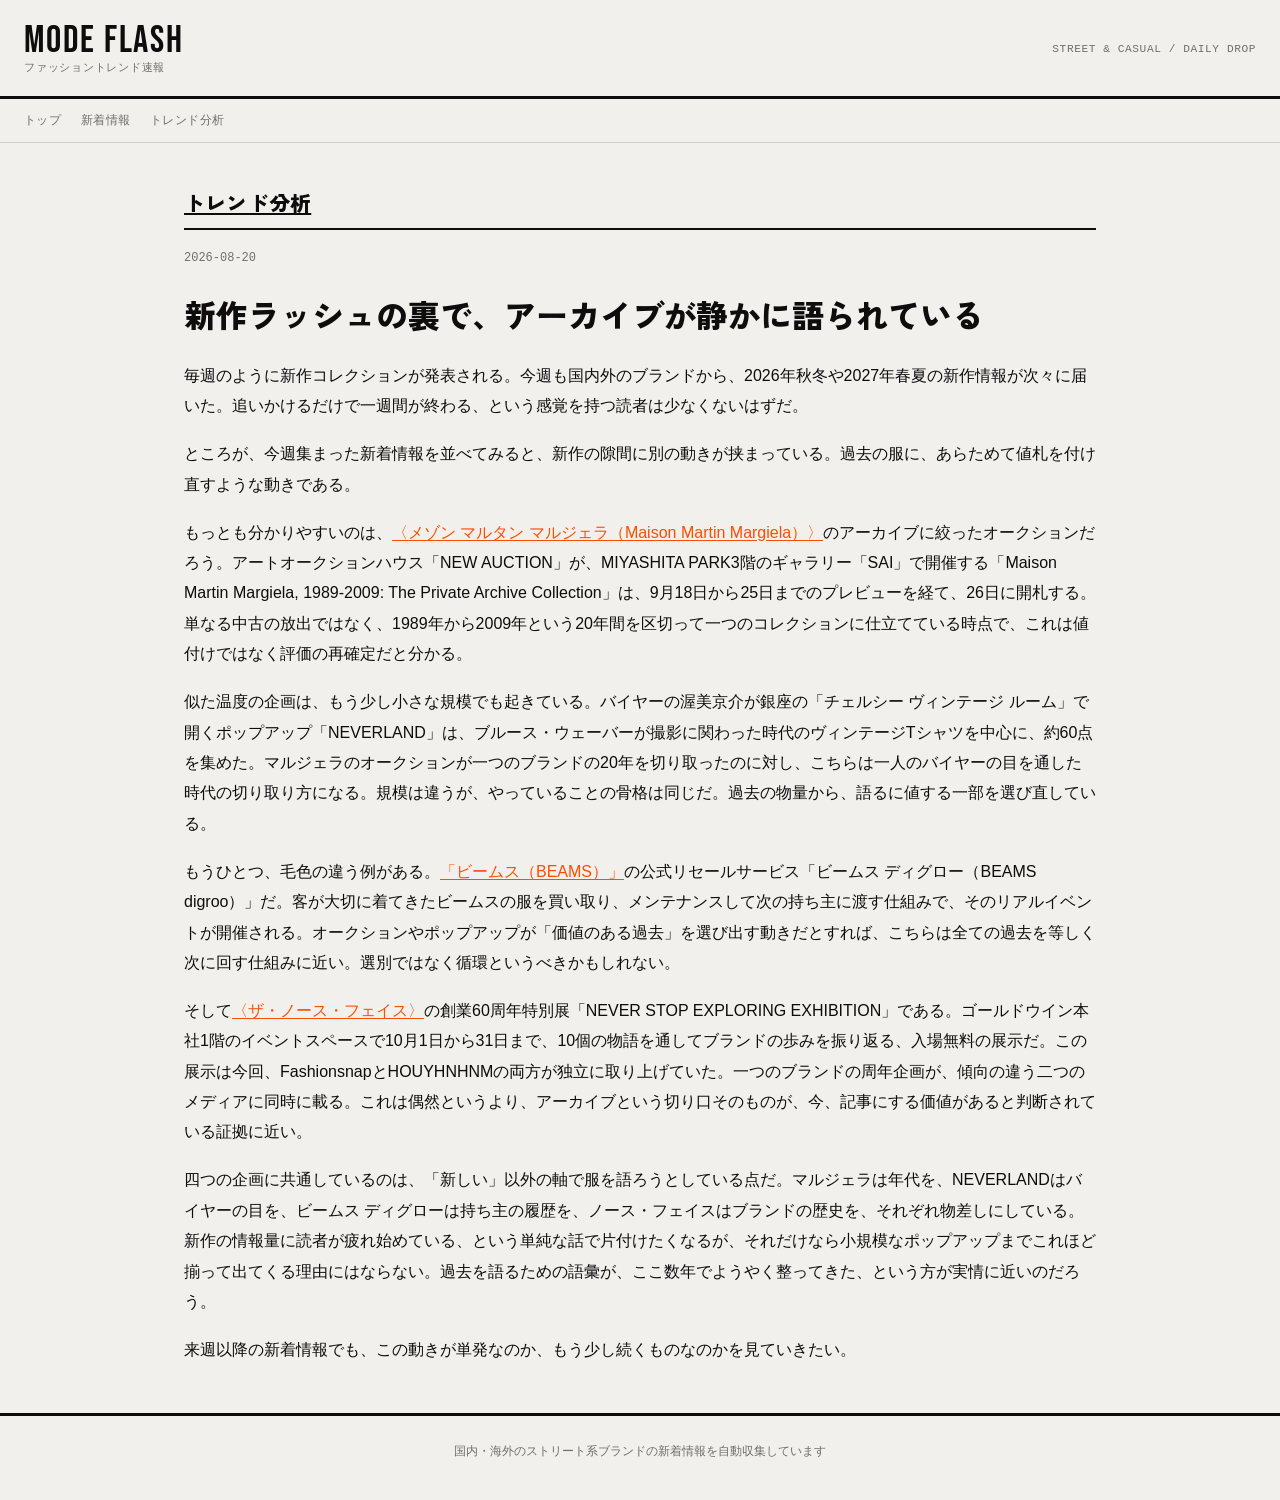
<file: docs/trends/2026-08-20-archive-revival.html>
<!doctype html>
<html lang="ja">
<head>
<meta charset="utf-8">
<meta name="viewport" content="width=device-width, initial-scale=1">
<title>新作ラッシュの裏で、アーカイブが静かに語られている - MODE FLASH</title>
<link rel="preconnect" href="https://fonts.googleapis.com">
<link rel="preconnect" href="https://fonts.gstatic.com" crossorigin>
<link href="https://fonts.googleapis.com/css2?family=Bebas+Neue&family=Zen+Kaku+Gothic+New:wght@900&display=swap" rel="stylesheet">
<link rel="stylesheet" href="../static/style.css">
<noscript><style>.section-head{opacity:1!important;transform:none!important;}</style></noscript>
</head>
<body>
<header class="site-header">
  <a class="brand" href="../index.html">
    <span class="brand-en">MODE FLASH</span>
    <span class="brand-ja">ファッショントレンド速報</span>
  </a>
  <span class="tagline">STREET &amp; CASUAL / DAILY DROP</span>
</header>
<nav class="site-nav">
  <a href="../index.html">トップ</a>
  <a href="../feed.html">新着情報</a>
  <a href="../trends/index.html">トレンド分析</a>
</nav>
<main>


<div class="section-head">
  <h2><a href="index.html">トレンド分析</a></h2>
</div>
<article>
  <div class="article-meta">2026-08-20</div>
  <h1 class="article-title">新作ラッシュの裏で、アーカイブが静かに語られている</h1>
  
  
  <div class="article-body"><p>毎週のように新作コレクションが発表される。今週も国内外のブランドから、2026年秋冬や2027年春夏の新作情報が次々に届いた。追いかけるだけで一週間が終わる、という感覚を持つ読者は少なくないはずだ。</p>
<p>ところが、今週集まった新着情報を並べてみると、新作の隙間に別の動きが挟まっている。過去の服に、あらためて値札を付け直すような動きである。</p>
<p>もっとも分かりやすいのは、<a href="https://www.maisonmargiela.com/ja-jp/">〈メゾン マルタン マルジェラ（Maison Martin Margiela）〉</a>のアーカイブに絞ったオークションだろう。アートオークションハウス「NEW AUCTION」が、MIYASHITA PARK3階のギャラリー「SAI」で開催する「Maison Martin Margiela, 1989-2009: The Private Archive Collection」は、9月18日から25日までのプレビューを経て、26日に開札する。単なる中古の放出ではなく、1989年から2009年という20年間を区切って一つのコレクションに仕立てている時点で、これは値付けではなく評価の再確定だと分かる。</p>
<p>似た温度の企画は、もう少し小さな規模でも起きている。バイヤーの渥美京介が銀座の「チェルシー ヴィンテージ ルーム」で開くポップアップ「NEVERLAND」は、ブルース・ウェーバーが撮影に関わった時代のヴィンテージTシャツを中心に、約60点を集めた。マルジェラのオークションが一つのブランドの20年を切り取ったのに対し、こちらは一人のバイヤーの目を通した時代の切り取り方になる。規模は違うが、やっていることの骨格は同じだ。過去の物量から、語るに値する一部を選び直している。</p>
<p>もうひとつ、毛色の違う例がある。<a href="https://www.beams.co.jp/">「ビームス（BEAMS）」</a>の公式リセールサービス「ビームス ディグロー（BEAMS digroo）」だ。客が大切に着てきたビームスの服を買い取り、メンテナンスして次の持ち主に渡す仕組みで、そのリアルイベントが開催される。オークションやポップアップが「価値のある過去」を選び出す動きだとすれば、こちらは全ての過去を等しく次に回す仕組みに近い。選別ではなく循環というべきかもしれない。</p>
<p>そして<a href="https://www.thenorthface.jp/">〈ザ・ノース・フェイス〉</a>の創業60周年特別展「NEVER STOP EXPLORING EXHIBITION」である。ゴールドウイン本社1階のイベントスペースで10月1日から31日まで、10個の物語を通してブランドの歩みを振り返る、入場無料の展示だ。この展示は今回、FashionsnapとHOUYHNHNMの両方が独立に取り上げていた。一つのブランドの周年企画が、傾向の違う二つのメディアに同時に載る。これは偶然というより、アーカイブという切り口そのものが、今、記事にする価値があると判断されている証拠に近い。</p>
<p>四つの企画に共通しているのは、「新しい」以外の軸で服を語ろうとしている点だ。マルジェラは年代を、NEVERLANDはバイヤーの目を、ビームス ディグローは持ち主の履歴を、ノース・フェイスはブランドの歴史を、それぞれ物差しにしている。新作の情報量に読者が疲れ始めている、という単純な話で片付けたくなるが、それだけなら小規模なポップアップまでこれほど揃って出てくる理由にはならない。過去を語るための語彙が、ここ数年でようやく整ってきた、という方が実情に近いのだろう。</p>
<p>来週以降の新着情報でも、この動きが単発なのか、もう少し続くものなのかを見ていきたい。</p></div>
</article>


</main>
<footer class="site-footer">
  国内・海外のストリート系ブランドの新着情報を自動収集しています
</footer>
<script src="../static/main.js" defer></script>
</body>
</html>
</file>
<file: docs/static/style.css>
/* ファッショントレンド速報 — ストリート・エディトリアル系デザイン
   値札・検品スタンプなど、リテールの実物モチーフを土台にしている。 */

:root {
  --ink: #0d0d0d;
  --paper: #f2f0ec;
  --paper-dim: #e6e3dc;
  --accent: #ff4d00;
  --mute: #6f6f68;
  --line: rgba(13, 13, 13, 0.14);
  --line-on-ink: rgba(242, 240, 236, 0.18);

  --display: "Zen Kaku Gothic New", "Hiragino Sans", "Yu Gothic UI", "Helvetica Neue", sans-serif;
  --body: "Hiragino Kaku Gothic ProN", "Yu Gothic", "Helvetica Neue", sans-serif;
  --mono: "SF Mono", "Menlo", "Courier New", monospace;
  --wordmark: "Bebas Neue", "Zen Kaku Gothic New", sans-serif;

  --icon-no-image: url("data:image/svg+xml,%3Csvg xmlns='http://www.w3.org/2000/svg' viewBox='0 0 24 24' fill='none' stroke='black' stroke-width='1.6' stroke-linecap='round' stroke-linejoin='round'%3E%3Crect x='3' y='5' width='18' height='14' rx='2'/%3E%3Ccircle cx='8.5' cy='10' r='1.6'/%3E%3Cpath d='M21 16l-5.5-5.5a2 2 0 0 0-2.8 0L3 19'/%3E%3C/svg%3E");
}

* {
  box-sizing: border-box;
}

html {
  -webkit-text-size-adjust: 100%;
}

body {
  margin: 0;
  background: var(--paper);
  color: var(--ink);
  font-family: var(--body);
  line-height: 1.7;
  -webkit-font-smoothing: antialiased;
}

a {
  color: inherit;
}

img {
  max-width: 100%;
  display: block;
}

/* ---- ヘッダー ---- */

.site-header {
  display: flex;
  align-items: baseline;
  justify-content: space-between;
  gap: 1rem;
  padding: 1.4rem 1.5rem;
  border-bottom: 3px solid var(--ink);
}

.site-header a.brand {
  display: flex;
  flex-direction: column;
  gap: 0.15rem;
  line-height: 1;
  text-decoration: none;
  color: var(--ink);
}

.brand-en {
  font-family: var(--wordmark);
  font-weight: 400;
  font-size: clamp(1.7rem, 3.4vw, 2.4rem);
  letter-spacing: 0.05em;
}

.brand-ja {
  font-family: var(--mono);
  font-size: 0.68rem;
  letter-spacing: 0.07em;
  color: var(--mute);
}

.site-header .tagline {
  font-family: var(--mono);
  font-size: 0.7rem;
  color: var(--mute);
  letter-spacing: 0.05em;
  white-space: nowrap;
}

.site-nav {
  display: flex;
  gap: 1.2rem;
  padding: 0.7rem 1.5rem;
  font-family: var(--mono);
  font-size: 0.75rem;
  letter-spacing: 0.04em;
  border-bottom: 1px solid var(--line);
}

.site-nav a {
  text-decoration: none;
  color: var(--mute);
}

.site-nav a:hover,
.site-nav a:focus-visible {
  color: var(--accent);
}

main {
  max-width: 960px;
  margin: 0 auto;
  padding: 0 1.5rem;
}

/* ---- セクション見出し ---- */

.section-head {
  display: flex;
  align-items: baseline;
  justify-content: space-between;
  gap: 1rem;
  margin: 2.6rem 0 1.1rem;
  padding-bottom: 0.5rem;
  border-bottom: 2px solid var(--ink);
  opacity: 0.4;
  transform: translateX(-16px);
  transition: opacity 0.5s ease, transform 0.5s ease;
}

.section-head.is-visible {
  opacity: 1;
  transform: translateX(0);
}

@media (prefers-reduced-motion: reduce) {
  .section-head {
    opacity: 1;
    transform: none;
    transition: none;
  }
}

.section-head h2 {
  margin: 0;
  font-family: var(--display);
  font-weight: 900;
  font-size: 1.3rem;
  letter-spacing: 0.01em;
}

.section-head .more {
  font-family: var(--mono);
  font-size: 0.75rem;
  color: var(--mute);
  text-decoration: none;
  white-space: nowrap;
}

.section-head .more:hover,
.section-head .more:focus-visible {
  color: var(--accent);
}

/* ---- ヒーロー（最新1件） ---- */

.hero {
  position: relative;
  margin-top: 1.6rem;
  background: var(--ink);
  color: var(--paper);
  overflow: hidden;
  text-decoration: none;
  display: grid;
  grid-template-columns: 1.3fr 1fr;
  align-items: stretch;
}

.hero .hero-media {
  position: relative;
  min-height: 340px;
  background: #1a1a1a;
}

.hero .hero-media img {
  width: 100%;
  height: 100%;
  object-fit: cover;
  opacity: 0.82;
}

.hero .hero-body {
  padding: 2rem 2.2rem 2.4rem;
  display: flex;
  flex-direction: column;
  justify-content: center;
}

@media (max-width: 720px) {
  .hero {
    grid-template-columns: 1fr;
  }

  .hero .hero-media {
    aspect-ratio: 4 / 3;
    min-height: 0;
  }
}

.hero .eyebrow {
  font-family: var(--mono);
  font-size: 0.72rem;
  letter-spacing: 0.08em;
  color: var(--accent);
}

.hero h1 {
  margin: 0.5rem 0 0.7rem;
  font-family: var(--display);
  font-weight: 900;
  font-size: clamp(1.5rem, 4vw, 2.4rem);
  line-height: 1.25;
}

.hero .meta {
  font-family: var(--mono);
  font-size: 0.78rem;
  color: rgba(242, 240, 236, 0.65);
}

/* ---- トップページ: トレンド分析フィーチャーカード ---- */

.trend-feature {
  display: block;
  margin-top: 1.6rem;
  padding: 1.8rem 2rem;
  background: var(--paper-dim);
  border-left: 6px solid var(--accent);
  text-decoration: none;
  color: var(--ink);
  transition: transform 0.18s ease;
}

.trend-feature:hover,
.trend-feature:focus-visible {
  transform: translateY(-3px);
}

.trend-feature-date {
  font-family: var(--mono);
  font-size: 0.75rem;
  color: var(--mute);
  letter-spacing: 0.04em;
}

.trend-feature-media {
  margin: -1.8rem -2rem 1.2rem;
  aspect-ratio: 21 / 9;
  overflow: hidden;
  background: #1a1a1a;
}

.trend-feature-media img {
  width: 100%;
  height: 100%;
  object-fit: cover;
}

.trend-feature-title {
  font-family: var(--display);
  font-weight: 900;
  font-size: clamp(1.3rem, 3vw, 1.8rem);
  line-height: 1.3;
  margin: 0.6rem 0 0.8rem;
}

.trend-feature-lead {
  margin: 0;
  font-size: 0.95rem;
  color: #333;
  line-height: 1.8;
}

.trend-grid-sub {
  margin-top: 1rem;
}

/* ---- NEWスタンプ（サイン要素） ---- */

.stamp {
  position: absolute;
  top: 0.9rem;
  right: 0.9rem;
  transform: rotate(-8deg);
  border: 2px solid var(--accent);
  color: var(--accent);
  font-family: var(--mono);
  font-weight: 700;
  font-size: 0.68rem;
  letter-spacing: 0.12em;
  padding: 0.18rem 0.5rem;
  background: rgba(13, 13, 13, 0.55);
  pointer-events: none;
}

.card .stamp {
  background: var(--paper);
}

.hero .stamp {
  top: 1.4rem;
  right: 1.4rem;
  font-size: 0.95rem;
  padding: 0.4rem 0.9rem;
  border-width: 3px;
  animation: stamp-drop 0.7s cubic-bezier(0.34, 1.56, 0.64, 1) both;
}

@keyframes stamp-drop {
  0% {
    transform: translateY(-160px) rotate(-8deg) scale(1.5);
    opacity: 0;
  }
  60% {
    opacity: 1;
  }
  100% {
    transform: translateY(0) rotate(-8deg) scale(1);
    opacity: 1;
  }
}

@media (prefers-reduced-motion: reduce) {
  .hero .stamp {
    animation: none;
  }
}

/* ---- カードグリッド（新着情報） ---- */

.card-grid {
  display: grid;
  grid-template-columns: repeat(auto-fill, minmax(220px, 1fr));
  gap: 1.1rem;
}

.card {
  position: relative;
  display: flex;
  flex-direction: column;
  background: var(--paper);
  border: 1px solid var(--line);
  text-decoration: none;
  color: var(--ink);
  transition: transform 0.18s ease, border-color 0.12s ease;
}

.card:hover,
.card:focus-visible {
  border-color: var(--ink);
}

.card:nth-child(3n+1):hover,
.card:nth-child(3n+1):focus-visible {
  transform: rotate(-1.6deg) translateY(-3px);
}

.card:nth-child(3n+2):hover,
.card:nth-child(3n+2):focus-visible {
  transform: rotate(1.2deg) translateY(-3px);
}

.card:nth-child(3n):hover,
.card:nth-child(3n):focus-visible {
  transform: rotate(-0.9deg) translateY(-3px);
}

.card .thumb {
  aspect-ratio: 4 / 3;
  background: var(--paper-dim);
  overflow: hidden;
  position: relative;
}

.card .thumb img {
  width: 100%;
  height: 100%;
  object-fit: cover;
}

.card .thumb.no-image::after {
  content: "";
  position: absolute;
  inset: 0;
  margin: auto;
  width: 28px;
  height: 28px;
  background-color: var(--mute);
  mask-image: var(--icon-no-image);
  -webkit-mask-image: var(--icon-no-image);
  mask-repeat: no-repeat;
  -webkit-mask-repeat: no-repeat;
  mask-size: contain;
  -webkit-mask-size: contain;
}

.card .card-body {
  padding: 0.85rem 0.9rem 1rem;
  display: flex;
  flex-direction: column;
  gap: 0.4rem;
  flex: 1;
}

.card .card-title {
  font-weight: 700;
  font-size: 0.95rem;
  line-height: 1.5;
}

.card .card-meta {
  margin-top: auto;
  display: flex;
  align-items: center;
  justify-content: space-between;
  font-family: var(--mono);
  font-size: 0.68rem;
  color: var(--mute);
  letter-spacing: 0.02em;
}

.source-badge {
  border: 1px solid var(--ink);
  padding: 0.12rem 0.4rem;
  color: var(--ink);
}

.card .card-excerpt {
  font-size: 0.82rem;
  color: var(--mute);
  line-height: 1.6;
  margin: 0;
}

/* ---- 新着一覧ページ（feed.html）: ソース別セクション分け ---- */

.feed-toc {
  display: flex;
  flex-wrap: wrap;
  gap: 0.6rem;
  margin: 1.2rem 0 0;
}

.feed-toc a {
  font-family: var(--mono);
  font-size: 0.75rem;
  letter-spacing: 0.03em;
  text-decoration: none;
  color: var(--ink);
  border: 1px solid var(--line);
  padding: 0.3rem 0.7rem;
}

.feed-toc a:hover,
.feed-toc a:focus-visible {
  border-color: var(--accent);
  color: var(--accent);
}

.feed-source-head {
  margin-top: 2.2rem;
  scroll-margin-top: 1rem;
}

/* ---- 新着一覧ページ（feed.html）: 1カラムの詳しめリスト ---- */

.feed-list {
  display: flex;
  flex-direction: column;
  gap: 1.4rem;
  padding: 1.6rem 0 3rem;
}

.feed-item {
  display: grid;
  grid-template-columns: 132px 1fr;
  gap: 1rem;
  padding-bottom: 1.4rem;
  border-bottom: 1px solid var(--line);
}

.feed-item .thumb {
  aspect-ratio: 4 / 3;
  background: var(--paper-dim);
  overflow: hidden;
  position: relative;
}

.feed-item .thumb img {
  width: 100%;
  height: 100%;
  object-fit: cover;
}

.feed-item .thumb.no-image::after {
  content: "";
  position: absolute;
  inset: 0;
  margin: auto;
  width: 22px;
  height: 22px;
  background-color: var(--mute);
  mask-image: var(--icon-no-image);
  -webkit-mask-image: var(--icon-no-image);
  mask-repeat: no-repeat;
  -webkit-mask-repeat: no-repeat;
  mask-size: contain;
  -webkit-mask-size: contain;
}

.feed-item .title {
  font-weight: 700;
  font-size: 1.02rem;
  text-decoration: none;
  color: var(--ink);
}

.feed-item .title:hover,
.feed-item .title:focus-visible {
  color: var(--accent);
}

.feed-item .meta {
  margin: 0.35rem 0 0.5rem;
  font-family: var(--mono);
  font-size: 0.7rem;
  color: var(--mute);
  letter-spacing: 0.02em;
}

.feed-item .excerpt {
  margin: 0;
  font-size: 0.88rem;
  color: #333;
  line-height: 1.7;
}

/* ---- トレンド分析 ---- */

.trend-grid {
  display: grid;
  grid-template-columns: repeat(auto-fill, minmax(240px, 1fr));
  gap: 1.1rem;
}

.trend-card {
  display: block;
  padding: 1.1rem 1.2rem;
  background: var(--paper);
  border: 1px solid var(--line);
  border-left: 4px solid var(--accent);
  text-decoration: none;
  color: var(--ink);
  transition: transform 0.18s ease;
}

.trend-card:nth-child(odd):hover,
.trend-card:nth-child(odd):focus-visible {
  transform: rotate(-1.3deg) translateY(-3px);
}

.trend-card:nth-child(even):hover,
.trend-card:nth-child(even):focus-visible {
  transform: rotate(1.3deg) translateY(-3px);
}

.trend-card .trend-date {
  font-family: var(--mono);
  font-size: 0.68rem;
  color: var(--mute);
}

.trend-card .trend-title {
  margin-top: 0.4rem;
  font-weight: 700;
  font-size: 1.02rem;
  line-height: 1.5;
}

.trend-card-media {
  margin: -1.1rem -1.2rem 0.9rem;
  aspect-ratio: 16 / 10;
  overflow: hidden;
  background: var(--paper-dim);
}

.trend-card-media img {
  width: 100%;
  height: 100%;
  object-fit: cover;
}

.trend-empty {
  padding: 2.2rem 1.4rem;
  border: 1px dashed var(--line);
  text-align: center;
  color: var(--mute);
}

.trend-empty .stamp-inline {
  display: inline-block;
  transform: rotate(-4deg);
  border: 2px solid var(--accent);
  color: var(--accent);
  font-family: var(--mono);
  font-weight: 700;
  font-size: 0.72rem;
  letter-spacing: 0.1em;
  padding: 0.2rem 0.6rem;
  margin-bottom: 0.8rem;
}

.trend-empty p {
  margin: 0.3rem 0 0;
  font-size: 0.88rem;
}

/* ---- トレンド記事詳細（本文） ---- */

.article-meta {
  font-family: var(--mono);
  font-size: 0.75rem;
  color: var(--mute);
  margin-top: 0.4rem;
}

.article-title {
  font-family: var(--display);
  font-weight: 900;
  font-size: clamp(1.4rem, 3.2vw, 2rem);
  line-height: 1.3;
  margin: 1.6rem 0 0.2rem;
}

.article-toc {
  margin: 1.6rem 0 0;
  padding: 1rem 1.2rem;
  background: var(--paper-dim);
  border-left: 4px solid var(--accent);
}

.article-toc-label {
  font-family: var(--mono);
  font-size: 0.68rem;
  letter-spacing: 0.1em;
  color: var(--mute);
  margin-bottom: 0.5rem;
}

.article-toc .toc {
  margin: 0;
}

.article-toc ul {
  margin: 0;
  padding-left: 1.1rem;
  list-style: none;
}

.article-toc li {
  margin: 0.35rem 0;
}

.article-toc a {
  text-decoration: none;
  font-weight: 700;
  font-size: 0.9rem;
}

.article-toc a:hover,
.article-toc a:focus-visible {
  color: var(--accent);
}

.article-image-gallery {
  margin-top: 1.6rem;
}

.article-image-gallery-label {
  font-family: var(--mono);
  font-size: 0.68rem;
  letter-spacing: 0.1em;
  color: var(--mute);
  margin-bottom: 0.6rem;
}

.article-image-grid {
  display: grid;
  grid-template-columns: repeat(auto-fill, minmax(130px, 1fr));
  gap: 0.8rem;
}

.article-image-card {
  position: relative;
  display: block;
  text-decoration: none;
}

.article-image-thumb {
  aspect-ratio: 4 / 3;
  background: var(--paper-dim);
  overflow: hidden;
}

.article-image-thumb img {
  width: 100%;
  height: 100%;
  object-fit: cover;
}

.article-image-card .source-badge {
  position: absolute;
  bottom: 0.4rem;
  left: 0.4rem;
  background: var(--paper);
  font-size: 0.6rem;
}

.article-body {
  margin-top: 1.6rem;
  font-size: 1rem;
  line-height: 1.9;
}

.article-body h2 {
  font-family: var(--display);
  font-weight: 900;
  font-size: 1.25rem;
  margin: 2.2rem 0 0.8rem;
  padding-top: 0.4rem;
  border-top: 2px solid var(--ink);
}

.article-body p {
  margin: 1.1rem 0;
}

.article-body a {
  color: var(--accent);
  text-decoration: underline;
  text-underline-offset: 0.15em;
}

.article-body a:hover,
.article-body a:focus-visible {
  text-decoration-thickness: 2px;
}

/* ---- フッター ---- */

.site-footer {
  margin-top: 3rem;
  padding: 1.6rem 1.5rem 2.4rem;
  border-top: 3px solid var(--ink);
  font-family: var(--mono);
  font-size: 0.72rem;
  color: var(--mute);
  text-align: center;
}

/* ---- レスポンシブ ---- */

@media (max-width: 560px) {
  .feed-item {
    grid-template-columns: 96px 1fr;
  }

  .site-header {
    flex-direction: column;
    align-items: flex-start;
    gap: 0.2rem;
  }
}

/* ---- アクセシビリティ ---- */

a:focus-visible,
.card:focus-visible {
  outline: 2px solid var(--accent);
  outline-offset: 2px;
}

@media (prefers-reduced-motion: reduce) {
  .card,
  .trend-card,
  .trend-feature {
    transition: none;
  }
}
</file>
